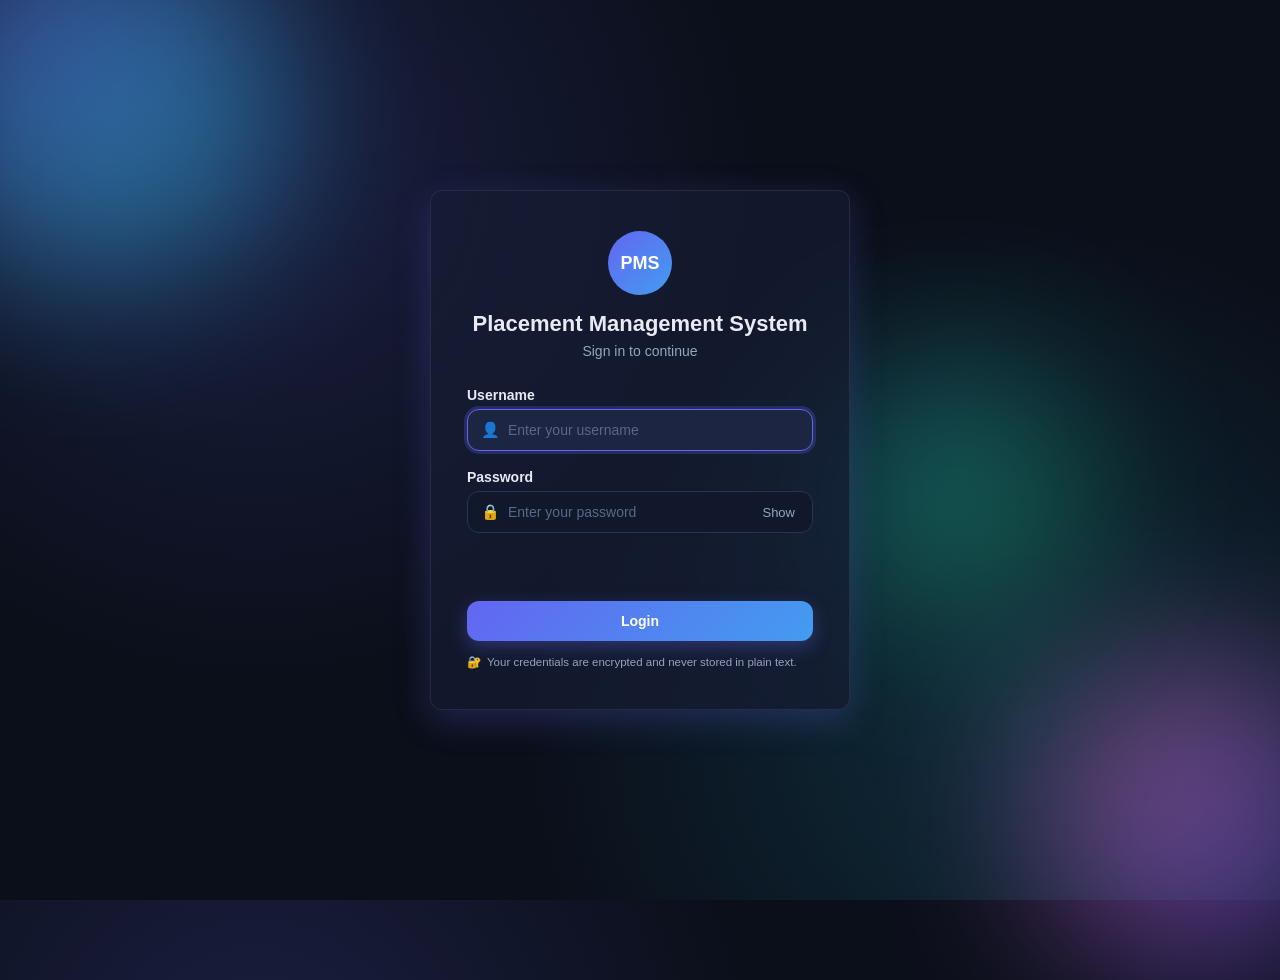
<file: epms/frontend/index.html>
<!DOCTYPE html>
<html lang="en">
<head>
    <meta charset="UTF-8">
    <meta name="viewport" content="width=device-width, initial-scale=1.0">
    <title>Login - Placement Management System</title>
    <link rel="stylesheet" href="css/style.css">
</head>
<body class="login-body">

    <!-- Animated background blobs -->
    <div class="login-bg-blob blob1"></div>
    <div class="login-bg-blob blob2"></div>
    <div class="login-bg-blob blob3"></div>

    <div class="login-container">
        <div class="login-card">
            <div class="login-header">
                <div class="logo-circle">PMS</div>
                <h1>Placement Management System</h1>
                <p>Sign in to continue</p>
            </div>

            <form id="loginForm" class="login-form" autocomplete="on">
                <div class="form-group">
                    <label for="username">Username</label>
                    <div class="input-wrap">
                        <span class="input-icon">👤</span>
                        <input type="text" id="username" name="username" placeholder="Enter your username" required autocomplete="username">
                    </div>
                </div>

                <div class="form-group">
                    <label for="password">Password</label>
                    <div class="input-wrap">
                        <span class="input-icon">🔒</span>
                        <input type="password" id="password" name="password" placeholder="Enter your password" required autocomplete="current-password">
                        <button type="button" class="toggle-password" id="togglePassword" aria-label="Show password">Show</button>
                    </div>
                    <div class="caps-lock-warning" id="capsWarning">⚠ Caps Lock is on</div>
                </div>

                <div id="errorMsg" class="error-message"></div>

                <button type="submit" class="btn btn-primary btn-block" id="loginBtn">Login</button>
            </form>

            <div class="security-note">
                <span class="lock-icon">🔐</span>
                <span>Your credentials are encrypted and never stored in plain text.</span>
            </div>

            <!-- <div class="login-hint">
                <p><strong>Demo Credentials</strong></p>
                <table class="hint-table">
                    <tr><td>Admin</td><td>admin / admin123</td></tr>
                    <tr><td>Coordinator (CSE)</td><td>coordinator_cse / coord123</td></tr>
                    <tr><td>Student (Read-only)</td><td>student / student123</td></tr>
                </table>
            </div> -->
        </div>
    </div>

    <script src="js/api.js"></script>
    <script src="js/login.js"></script>
</body>
</html>
</file>
<file: epms/frontend/css/style.css>
/* ============================================================
   Placement Management System - Global Styles (Dark Theme)
   ============================================================ */

:root {
    --primary: #6366f1;
    --primary-dark: #4f46e5;
    --primary-light: #818cf8;
    --secondary: #22d3ee;
    --success: #22c55e;
    --danger: #f87171;
    --warning: #fbbf24;
    --pink: #f472b6;

    --bg: #0b0f1a;
    --bg-alt: #11182b;
    --card-bg: #161d33;
    --card-bg-hover: #1c2542;
    --text-light: #e8ebf5;
    --text-muted: #9aa3c0;
    --border: #2a3354;

    --radius: 12px;
    --shadow: 0 4px 20px rgba(0, 0, 0, 0.35);
    --shadow-hover: 0 10px 35px rgba(99, 102, 241, 0.25);
    --transition: 0.25s cubic-bezier(0.4, 0, 0.2, 1);
}

* {
    margin: 0;
    padding: 0;
    box-sizing: border-box;
}

html {
    scroll-behavior: smooth;
}

body {
    font-family: 'Segoe UI', Tahoma, Geneva, Verdana, sans-serif;
    background-color: var(--bg);
    color: var(--text-light);
}

a {
    text-decoration: none;
    color: inherit;
}

::selection {
    background: var(--primary);
    color: #fff;
}

/* Scrollbar */
::-webkit-scrollbar {
    width: 10px;
}
::-webkit-scrollbar-track {
    background: var(--bg);
}
::-webkit-scrollbar-thumb {
    background: var(--border);
    border-radius: 10px;
}
::-webkit-scrollbar-thumb:hover {
    background: var(--primary);
}

/* ============================================================
   Keyframe Animations
   ============================================================ */

@keyframes fadeInUp {
    from { opacity: 0; transform: translateY(24px); }
    to { opacity: 1; transform: translateY(0); }
}

@keyframes fadeIn {
    from { opacity: 0; }
    to { opacity: 1; }
}

@keyframes scaleIn {
    from { opacity: 0; transform: scale(0.9); }
    to { opacity: 1; transform: scale(1); }
}

@keyframes floatBlob {
    0%, 100% { transform: translate(0, 0) scale(1); }
    33% { transform: translate(30px, -40px) scale(1.1); }
    66% { transform: translate(-20px, 30px) scale(0.95); }
}

@keyframes spin {
    to { transform: rotate(360deg); }
}

@keyframes pulseGlow {
    0%, 100% { box-shadow: 0 0 0 0 rgba(99, 102, 241, 0.45); }
    50% { box-shadow: 0 0 0 10px rgba(99, 102, 241, 0); }
}

@keyframes shake {
    0%, 100% { transform: translateX(0); }
    20%, 60% { transform: translateX(-8px); }
    40%, 80% { transform: translateX(8px); }
}

@keyframes gradientShift {
    0% { background-position: 0% 50%; }
    50% { background-position: 100% 50%; }
    100% { background-position: 0% 50%; }
}

/* ============================================================
   LOGIN PAGE
   ============================================================ */

.login-body {
    min-height: 100vh;
    display: flex;
    align-items: center;
    justify-content: center;
    padding: 20px;
    position: relative;
    overflow: hidden;
    background:
        radial-gradient(circle at 20% 20%, rgba(99, 102, 241, 0.18), transparent 40%),
        radial-gradient(circle at 80% 80%, rgba(34, 211, 238, 0.15), transparent 40%),
        #0b0f1a;
}

.login-bg-blob {
    position: absolute;
    border-radius: 50%;
    filter: blur(80px);
    opacity: 0.55;
    pointer-events: none;
    animation: floatBlob 18s ease-in-out infinite;
}

.login-bg-blob.blob1 {
    width: 380px;
    height: 380px;
    top: -100px;
    left: -100px;
    background: linear-gradient(135deg, var(--primary), var(--secondary));
}

.login-bg-blob.blob2 {
    width: 320px;
    height: 320px;
    bottom: -80px;
    right: -80px;
    background: linear-gradient(135deg, var(--pink), var(--primary-dark));
    animation-delay: -6s;
}

.login-bg-blob.blob3 {
    width: 260px;
    height: 260px;
    top: 40%;
    right: 15%;
    background: linear-gradient(135deg, var(--secondary), var(--success));
    animation-delay: -11s;
    opacity: 0.35;
}

.login-container {
    width: 100%;
    max-width: 420px;
    position: relative;
    z-index: 2;
    animation: fadeInUp 0.6s ease both;
}

.login-card {
    background: rgba(22, 29, 51, 0.75);
    border: 1px solid rgba(255, 255, 255, 0.08);
    border-radius: var(--radius);
    box-shadow: var(--shadow-hover);
    padding: 40px 36px;
    backdrop-filter: blur(18px);
    -webkit-backdrop-filter: blur(18px);
}

.login-header {
    text-align: center;
    margin-bottom: 28px;
}

.logo-circle {
    width: 64px;
    height: 64px;
    border-radius: 50%;
    background: linear-gradient(135deg, var(--primary), var(--secondary));
    background-size: 200% 200%;
    color: #fff;
    display: flex;
    align-items: center;
    justify-content: center;
    font-weight: 700;
    font-size: 18px;
    margin: 0 auto 16px;
    animation: gradientShift 4s ease infinite, pulseGlow 2.5s ease infinite;
}

.login-header h1 {
    font-size: 22px;
    margin-bottom: 6px;
    color: var(--text-light);
}

.login-header p {
    color: var(--text-muted);
    font-size: 14px;
}

.login-form .form-group {
    margin-bottom: 18px;
    animation: fadeInUp 0.6s ease both;
}

.login-form .form-group:nth-child(1) { animation-delay: 0.05s; }
.login-form .form-group:nth-child(2) { animation-delay: 0.12s; }

.login-form label {
    display: block;
    font-size: 14px;
    font-weight: 600;
    margin-bottom: 6px;
    color: var(--text-light);
}

.input-wrap {
    position: relative;
    display: flex;
    align-items: center;
}

.input-wrap .input-icon {
    position: absolute;
    left: 14px;
    color: var(--text-muted);
    font-size: 15px;
    pointer-events: none;
    transition: color var(--transition);
}

.login-form input {
    width: 100%;
    padding: 12px 14px 12px 40px;
    background: var(--bg-alt);
    border: 1px solid var(--border);
    border-radius: var(--radius);
    font-size: 14px;
    color: var(--text-light);
    transition: border-color var(--transition), box-shadow var(--transition), background var(--transition);
}

.login-form input::placeholder {
    color: #5d6688;
}

.login-form input:focus {
    outline: none;
    border-color: var(--primary);
    box-shadow: 0 0 0 3px rgba(99, 102, 241, 0.25);
    background: var(--card-bg-hover);
}

.input-wrap:focus-within .input-icon {
    color: var(--primary-light);
}

.toggle-password {
    position: absolute;
    right: 12px;
    background: none;
    border: none;
    color: var(--text-muted);
    cursor: pointer;
    font-size: 13px;
    padding: 4px 6px;
    border-radius: 6px;
    transition: color var(--transition), background var(--transition);
}

.toggle-password:hover {
    color: var(--text-light);
    background: rgba(255, 255, 255, 0.06);
}

.caps-lock-warning {
    font-size: 12px;
    color: var(--warning);
    margin-top: 6px;
    min-height: 14px;
    opacity: 0;
    transition: opacity var(--transition);
}

.caps-lock-warning.show {
    opacity: 1;
}

.error-message {
    color: var(--danger);
    font-size: 13px;
    margin-bottom: 12px;
    min-height: 18px;
}

.error-message.shake {
    animation: shake 0.4s ease;
}

.btn {
    border: none;
    border-radius: var(--radius);
    padding: 12px 20px;
    font-size: 14px;
    font-weight: 600;
    cursor: pointer;
    transition: background var(--transition), transform 0.1s, box-shadow var(--transition), opacity var(--transition);
    position: relative;
    overflow: hidden;
}

.btn:active {
    transform: scale(0.98);
}

.btn-primary {
    background: linear-gradient(135deg, var(--primary), var(--secondary));
    background-size: 200% 200%;
    color: #fff;
    box-shadow: 0 6px 18px rgba(99, 102, 241, 0.35);
}

.btn-primary:hover {
    background-position: 100% 0;
    box-shadow: 0 8px 24px rgba(99, 102, 241, 0.5);
    transform: translateY(-1px);
}

.btn-primary:disabled {
    opacity: 0.7;
    cursor: not-allowed;
    transform: none;
}

.btn-block {
    width: 100%;
}

.btn-success {
    background: var(--success);
    color: #06250f;
}

.btn-danger {
    background: var(--danger);
    color: #2b0a0a;
}

.btn-secondary {
    background: var(--border);
    color: var(--text-light);
}

.btn-secondary:hover {
    background: #38416b;
}

.btn-sm {
    padding: 6px 12px;
    font-size: 12px;
}

/* Button loading spinner */
.btn-spinner {
    display: inline-block;
    width: 14px;
    height: 14px;
    border: 2px solid rgba(255, 255, 255, 0.4);
    border-top-color: #fff;
    border-radius: 50%;
    animation: spin 0.6s linear infinite;
    vertical-align: middle;
    margin-right: 8px;
}

.login-hint {
    margin-top: 24px;
    padding-top: 18px;
    border-top: 1px solid var(--border);
    font-size: 12px;
    color: var(--text-muted);
    animation: fadeIn 0.8s ease 0.3s both;
}

.login-hint p {
    margin-bottom: 8px;
}

.hint-table {
    width: 100%;
    border-collapse: collapse;
}

.hint-table td {
    padding: 4px 0;
    font-size: 12px;
}

.hint-table td:first-child {
    font-weight: 600;
    width: 40%;
    color: var(--text-light);
}

.security-note {
    display: flex;
    align-items: center;
    gap: 6px;
    font-size: 11.5px;
    color: var(--text-muted);
    margin-top: 14px;
}

.security-note .lock-icon {
    color: var(--success);
}

/* ============================================================
   LAYOUT - Navbar / Sidebar
   ============================================================ */

.navbar {
    background: rgba(22, 29, 51, 0.85);
    backdrop-filter: blur(12px);
    -webkit-backdrop-filter: blur(12px);
    border-bottom: 1px solid var(--border);
    box-shadow: var(--shadow);
    padding: 14px 28px;
    display: flex;
    align-items: center;
    justify-content: space-between;
    position: sticky;
    top: 0;
    z-index: 100;
    animation: fadeIn 0.5s ease both;
}

.navbar-brand {
    display: flex;
    align-items: center;
    gap: 12px;
    font-weight: 700;
    font-size: 18px;
    color: var(--primary-light);
}

.navbar-brand .logo-circle {
    width: 38px;
    height: 38px;
    font-size: 13px;
    margin: 0;
    animation: gradientShift 4s ease infinite;
}

.navbar-right {
    display: flex;
    align-items: center;
    gap: 16px;
}

.user-info {
    text-align: right;
    font-size: 13px;
}

.user-info .user-name {
    font-weight: 600;
    color: var(--text-light);
}

.user-info .user-role {
    color: var(--text-muted);
    font-size: 12px;
}

.role-badge {
    display: inline-block;
    padding: 2px 10px;
    border-radius: 999px;
    font-size: 11px;
    font-weight: 700;
    text-transform: uppercase;
    letter-spacing: 0.5px;
}

.role-badge.ADMIN {
    background: rgba(167, 139, 250, 0.15);
    color: #c4b5fd;
}

.role-badge.COORDINATOR {
    background: rgba(96, 165, 250, 0.15);
    color: #93c5fd;
}

.role-badge.STUDENT {
    background: rgba(74, 222, 128, 0.15);
    color: #86efac;
}

.container {
    max-width: 1200px;
    margin: 0 auto;
    padding: 28px 20px;
}

.page-title {
    font-size: 24px;
    margin-bottom: 6px;
    animation: fadeInUp 0.5s ease both;
}

.page-subtitle {
    color: var(--text-muted);
    font-size: 14px;
    margin-bottom: 24px;
    animation: fadeInUp 0.5s ease 0.05s both;
}

.breadcrumb {
    font-size: 13px;
    color: var(--text-muted);
    margin-bottom: 18px;
}

.breadcrumb a {
    color: var(--primary-light);
    font-weight: 600;
    transition: color var(--transition);
}

.breadcrumb a:hover {
    color: var(--secondary);
}

/* ============================================================
   DASHBOARD - Summary Cards
   ============================================================ */

.summary-grid {
    display: grid;
    grid-template-columns: repeat(auto-fit, minmax(180px, 1fr));
    gap: 16px;
    margin-bottom: 28px;
}

.summary-card {
    background: var(--card-bg);
    border-radius: var(--radius);
    box-shadow: var(--shadow);
    padding: 18px 20px;
    border: 1px solid var(--border);
    border-left: 4px solid var(--primary);
    transition: transform var(--transition), box-shadow var(--transition), border-color var(--transition);
    animation: fadeInUp 0.5s ease both;
}

.summary-grid .summary-card:nth-child(1) { animation-delay: 0.02s; }
.summary-grid .summary-card:nth-child(2) { animation-delay: 0.06s; }
.summary-grid .summary-card:nth-child(3) { animation-delay: 0.10s; }
.summary-grid .summary-card:nth-child(4) { animation-delay: 0.14s; }
.summary-grid .summary-card:nth-child(5) { animation-delay: 0.18s; }
.summary-grid .summary-card:nth-child(6) { animation-delay: 0.22s; }

.summary-card:hover {
    transform: translateY(-4px);
    box-shadow: var(--shadow-hover);
    border-color: var(--primary);
}

.summary-card.placed {
    border-left-color: var(--success);
}

.summary-card.notplaced {
    border-left-color: var(--warning);
}

.summary-card.companies {
    border-left-color: var(--secondary);
}

.summary-card.package {
    border-left-color: var(--pink);
}

.summary-card .value {
    font-size: 26px;
    font-weight: 700;
    margin-bottom: 4px;
    color: var(--text-light);
}

.summary-card .label {
    font-size: 13px;
    color: var(--text-muted);
}

/* ============================================================
   DEPARTMENT CARDS / CHART
   ============================================================ */

.dept-grid {
    display: grid;
    grid-template-columns: repeat(auto-fill, minmax(220px, 1fr));
    gap: 18px;
    margin-bottom: 30px;
}

.dept-card {
    background: var(--card-bg);
    border-radius: var(--radius);
    box-shadow: var(--shadow);
    padding: 20px;
    cursor: pointer;
    transition: transform var(--transition), box-shadow var(--transition), border-color var(--transition);
    border: 1px solid var(--border);
    border-top: 4px solid var(--primary);
    animation: fadeInUp 0.5s ease both;
}

.dept-grid .dept-card:nth-child(1) { animation-delay: 0.02s; }
.dept-grid .dept-card:nth-child(2) { animation-delay: 0.06s; }
.dept-grid .dept-card:nth-child(3) { animation-delay: 0.10s; }
.dept-grid .dept-card:nth-child(4) { animation-delay: 0.14s; }
.dept-grid .dept-card:nth-child(5) { animation-delay: 0.18s; }
.dept-grid .dept-card:nth-child(6) { animation-delay: 0.22s; }

.dept-card:hover {
    transform: translateY(-5px) scale(1.01);
    box-shadow: var(--shadow-hover);
    border-color: var(--primary);
}

.dept-card h3 {
    font-size: 18px;
    margin-bottom: 12px;
    display: flex;
    align-items: center;
    justify-content: space-between;
    color: var(--text-light);
}

.dept-card .dept-icon {
    font-size: 22px;
    transition: transform var(--transition);
}

.dept-card:hover .dept-icon {
    transform: scale(1.2) rotate(8deg);
}

.dept-stat-row {
    display: flex;
    justify-content: space-between;
    font-size: 13px;
    color: var(--text-muted);
    margin-bottom: 4px;
}

.dept-stat-row strong {
    color: var(--text-light);
}

.progress-bar-bg {
    width: 100%;
    height: 8px;
    background: var(--border);
    border-radius: 4px;
    margin-top: 10px;
    overflow: hidden;
}

.progress-bar-fill {
    height: 100%;
    background: linear-gradient(90deg, var(--success), var(--secondary));
    border-radius: 4px;
    transition: width 0.8s cubic-bezier(0.4, 0, 0.2, 1);
    width: 0;
}

.section-heading {
    font-size: 18px;
    font-weight: 700;
    margin: 30px 0 16px;
    color: var(--text-light);
}

.chart-card {
    background: var(--card-bg);
    border: 1px solid var(--border);
    border-radius: var(--radius);
    box-shadow: var(--shadow);
    padding: 24px;
    margin-bottom: 30px;
    animation: fadeInUp 0.5s ease both;
}

/* Simple CSS bar chart */
.bar-chart {
    display: flex;
    align-items: flex-end;
    gap: 18px;
    height: 220px;
    padding: 10px 10px 0;
    border-bottom: 2px solid var(--border);
}

.bar-group {
    flex: 1;
    display: flex;
    flex-direction: column;
    align-items: center;
    justify-content: flex-end;
    height: 100%;
}

.bar-stack {
    width: 100%;
    max-width: 50px;
    display: flex;
    flex-direction: column;
    justify-content: flex-end;
    height: 180px;
    border-radius: 4px 4px 0 0;
    overflow: hidden;
    background: var(--border);
}

.bar-segment-placed {
    background: linear-gradient(180deg, #34d399, var(--success));
    width: 100%;
    height: 0;
    transition: height 0.8s cubic-bezier(0.4, 0, 0.2, 1);
}

.bar-segment-notplaced {
    background: linear-gradient(180deg, #fde047, var(--warning));
    width: 100%;
    height: 0;
    transition: height 0.8s cubic-bezier(0.4, 0, 0.2, 1) 0.1s;
}

.bar-label {
    margin-top: 8px;
    font-size: 13px;
    font-weight: 600;
    text-align: center;
    color: var(--text-light);
}

.bar-value {
    font-size: 11px;
    color: var(--text-muted);
}

.legend {
    display: flex;
    gap: 20px;
    margin-top: 16px;
    font-size: 13px;
    color: var(--text-muted);
}

.legend-item {
    display: flex;
    align-items: center;
    gap: 6px;
}

.legend-dot {
    width: 12px;
    height: 12px;
    border-radius: 3px;
}

.legend-dot.placed {
    background: var(--success);
}

.legend-dot.notplaced {
    background: var(--warning);
}

/* ============================================================
   DEPARTMENT DETAIL PAGE - Student List/Table
   ============================================================ */

.toolbar {
    display: flex;
    justify-content: space-between;
    align-items: center;
    flex-wrap: wrap;
    gap: 12px;
    margin-bottom: 18px;
    animation: fadeInUp 0.5s ease both;
}

.search-input {
    padding: 10px 14px;
    border: 1px solid var(--border);
    border-radius: var(--radius);
    font-size: 14px;
    width: 260px;
    background: var(--bg-alt);
    color: var(--text-light);
    transition: border-color var(--transition), box-shadow var(--transition);
}

.search-input::placeholder {
    color: #5d6688;
}

.search-input:focus {
    outline: none;
    border-color: var(--primary);
    box-shadow: 0 0 0 3px rgba(99, 102, 241, 0.25);
}

.student-grid {
    display: grid;
    grid-template-columns: repeat(auto-fill, minmax(280px, 1fr));
    gap: 18px;
}

.student-card {
    background: var(--card-bg);
    border: 1px solid var(--border);
    border-radius: var(--radius);
    box-shadow: var(--shadow);
    padding: 18px;
    display: flex;
    gap: 14px;
    position: relative;
    transition: transform var(--transition), box-shadow var(--transition), border-color var(--transition);
    animation: scaleIn 0.4s ease both;
}

.student-card:hover {
    transform: translateY(-4px);
    box-shadow: var(--shadow-hover);
    border-color: var(--primary);
}

.student-photo {
    width: 70px;
    height: 70px;
    border-radius: 50%;
    object-fit: cover;
    border: 2px solid var(--border);
    flex-shrink: 0;
    background: var(--bg-alt);
    transition: border-color var(--transition);
}

.student-card:hover .student-photo {
    border-color: var(--primary-light);
}

.student-info {
    flex: 1;
    min-width: 0;
}

.student-info h4 {
    font-size: 15px;
    margin-bottom: 4px;
    color: var(--text-light);
}

.student-info .student-roll {
    font-size: 12px;
    color: var(--text-muted);
    margin-bottom: 6px;
}

.student-detail-line {
    font-size: 12.5px;
    color: var(--text-muted);
    margin-bottom: 2px;
    word-break: break-word;
}

.student-detail-line strong {
    color: var(--text-light);
}

.status-pill {
    display: inline-block;
    padding: 2px 10px;
    border-radius: 999px;
    font-size: 11px;
    font-weight: 700;
    margin-bottom: 6px;
}

.status-pill.placed {
    background: rgba(34, 197, 94, 0.15);
    color: #86efac;
}

.status-pill.notplaced {
    background: rgba(251, 191, 36, 0.15);
    color: #fde68a;
}

.student-actions {
    position: absolute;
    top: 14px;
    right: 14px;
    display: flex;
    gap: 6px;
}

.icon-btn {
    border: none;
    background: var(--bg-alt);
    color: var(--text-light);
    border-radius: 6px;
    padding: 4px 8px;
    font-size: 12px;
    cursor: pointer;
    transition: background var(--transition), transform var(--transition);
}

.icon-btn:hover {
    background: var(--border);
    transform: scale(1.1);
}

.icon-btn.edit:hover {
    background: rgba(96, 165, 250, 0.2);
}

.icon-btn.delete:hover {
    background: rgba(248, 113, 113, 0.2);
}

.empty-state {
    text-align: center;
    padding: 60px 20px;
    color: var(--text-muted);
    animation: fadeIn 0.5s ease both;
}

.empty-state .emoji {
    font-size: 40px;
    margin-bottom: 10px;
    animation: floatBlob 6s ease-in-out infinite;
}

/* ============================================================
   MODAL (Add/Edit student)
   ============================================================ */

.modal-overlay {
    position: fixed;
    inset: 0;
    background: rgba(5, 8, 16, 0.65);
    backdrop-filter: blur(4px);
    display: flex;
    align-items: center;
    justify-content: center;
    z-index: 1000;
    padding: 16px;
    animation: fadeIn 0.2s ease both;
}

.modal-overlay.hidden {
    display: none;
}

.modal-box {
    background: var(--card-bg);
    border: 1px solid var(--border);
    border-radius: var(--radius);
    width: 100%;
    max-width: 520px;
    max-height: 90vh;
    overflow-y: auto;
    padding: 26px;
    box-shadow: var(--shadow-hover);
    animation: scaleIn 0.25s cubic-bezier(0.4, 0, 0.2, 1) both;
}

.modal-box h2 {
    margin-bottom: 18px;
    font-size: 19px;
    color: var(--text-light);
}

.form-row {
    display: grid;
    grid-template-columns: 1fr 1fr;
    gap: 14px;
}

.form-group-full {
    grid-column: 1 / -1;
}

.modal-box .form-group {
    margin-bottom: 14px;
}

.modal-box label {
    display: block;
    font-size: 13px;
    font-weight: 600;
    margin-bottom: 5px;
    color: var(--text-light);
}

.modal-box input,
.modal-box select {
    width: 100%;
    padding: 10px 12px;
    border: 1px solid var(--border);
    border-radius: 8px;
    font-size: 13px;
    background: var(--bg-alt);
    color: var(--text-light);
    transition: border-color var(--transition), box-shadow var(--transition);
}

.modal-box input:focus,
.modal-box select:focus {
    outline: none;
    border-color: var(--primary);
    box-shadow: 0 0 0 3px rgba(99, 102, 241, 0.25);
}

.modal-actions {
    display: flex;
    justify-content: flex-end;
    gap: 10px;
    margin-top: 18px;
}

.checkbox-row {
    display: flex;
    align-items: center;
    gap: 8px;
}

.checkbox-row input {
    width: auto;
}

/* ============================================================
   MISC / UTILS
   ============================================================ */

.text-center {
    text-align: center;
}

.mt-20 {
    margin-top: 20px;
}

.loading {
    text-align: center;
    padding: 40px;
    color: var(--text-muted);
}

.loading::after {
    content: "";
    display: block;
    width: 28px;
    height: 28px;
    margin: 14px auto 0;
    border: 3px solid var(--border);
    border-top-color: var(--primary);
    border-radius: 50%;
    animation: spin 0.8s linear infinite;
}

.alert {
    padding: 10px 14px;
    border-radius: 8px;
    font-size: 13px;
    margin-bottom: 14px;
    animation: fadeInUp 0.3s ease both;
}

.alert-error {
    background: rgba(248, 113, 113, 0.15);
    color: #fca5a5;
    border: 1px solid rgba(248, 113, 113, 0.3);
}

.alert-success {
    background: rgba(34, 197, 94, 0.15);
    color: #86efac;
    border: 1px solid rgba(34, 197, 94, 0.3);
}

@media (max-width: 600px) {
    .form-row {
        grid-template-columns: 1fr;
    }
    .search-input {
        width: 100%;
    }
}
</file>
